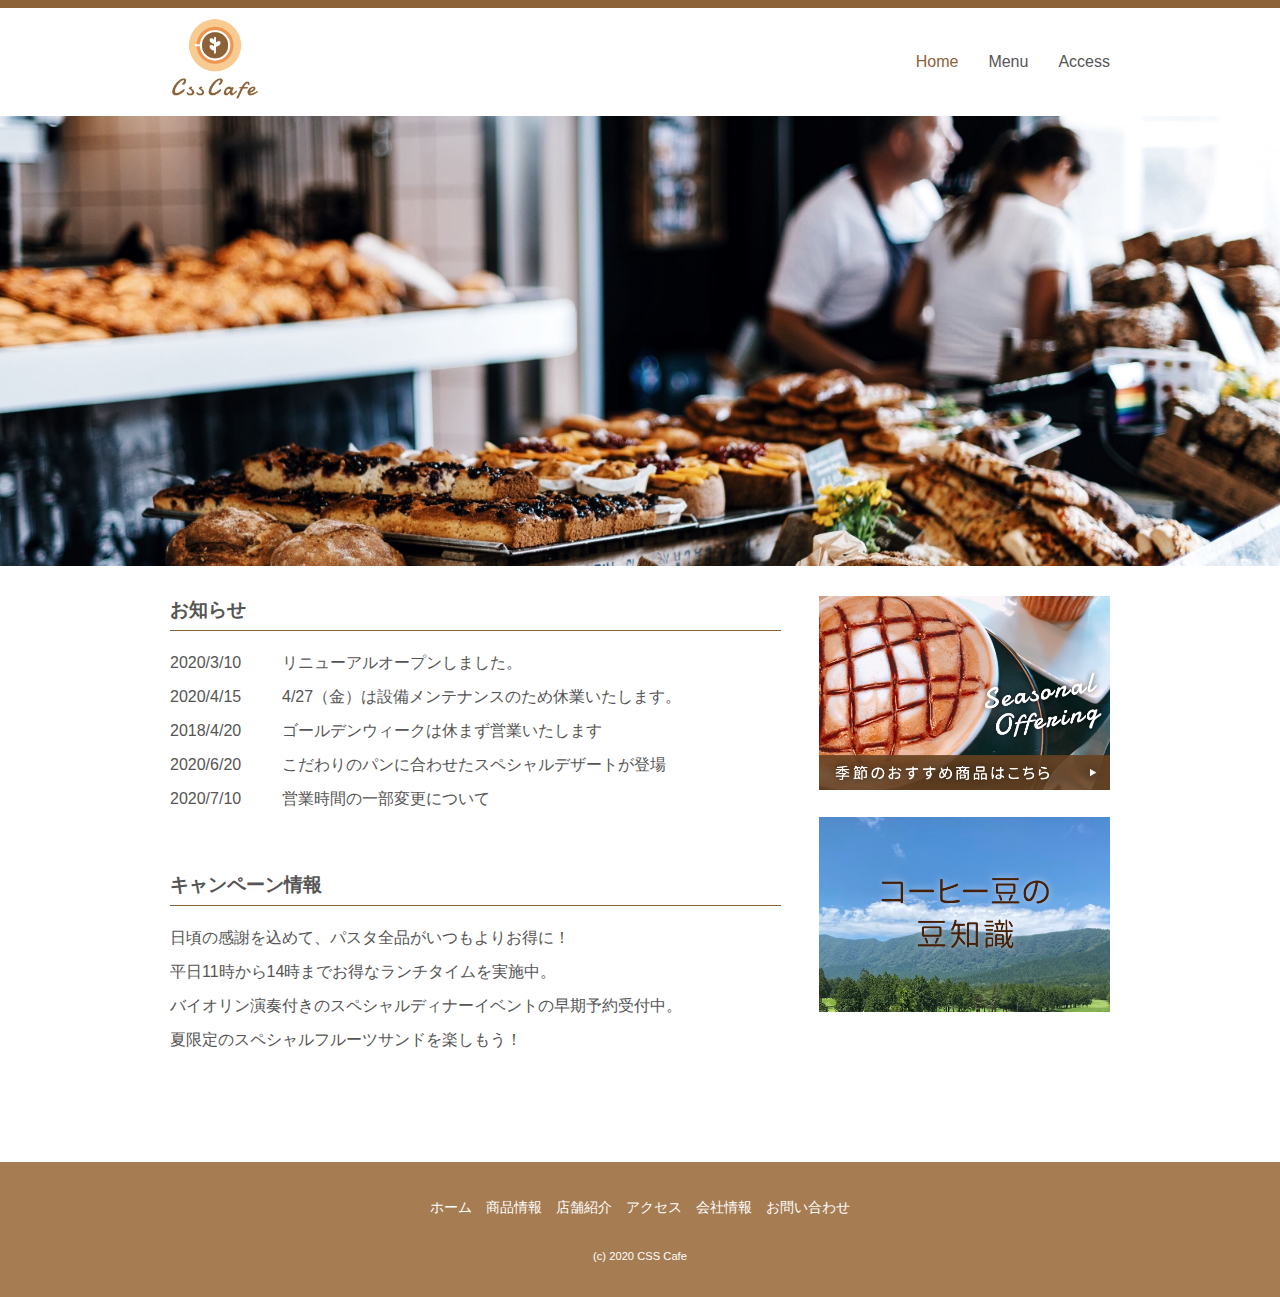
<file: coding/index.html>
<!DOCTYPE html>
<html lang="ja">
<head>
  <meta charset="UTF-8">
  <meta http-equiv="X-UA-Compatible" content="IE=edge">
  <meta name="viewport" content="width=device-width, initial-scale=1.0">
  <meta name="description" content="CSS Cafeの公式ウェブサイトです。商品情報、店舗紹介、アクセス、会社情報など">
  <title>CSS Cafe</title>
  <link rel="stylesheet" href="css/html5reset-1.6.1.css">
  <link rel="stylesheet" href="css/base.css">
</head>

<body id="home">
  <!-- header begin -->
  <header id="top">
    <div class="header_content wrapper">
      <!-- srcに挿入されている画像はダミー画像 -->
      <h1><img class="header_logo" src="images/logo.png" alt="CSS Cafe"></h1>
      <nav>
        <ul>
          <li class="current"><a href="index.html">Home</a></li>
          <li><a href="#">Menu</a></li>
          <li><a href="#">Access</a></li>
         </ul>
      </nav>
   </div>
   <div id="main_image">
   </div>
  </header>
  <!-- header end -->

  <!-- contents begin -->
  <div class="contents wrapper">
    <!-- main begin -->
    <main id="main_content">
      <section id="info">
        <h2>お知らせ</h2>
        <dl>
          <dt>2020/3/10</dt>
          <dd>リニューアルオープンしました。</dd>
          <dt>2020/4/15</dt>
          <dd>4/27（金）は設備メンテナンスのため休業いたします。</dd>
          <dt>2018/4/20</dt>
          <dd>ゴールデンウィークは休まず営業いたします</dd>
          <dt>2020/6/20</dt>
          <dd>こだわりのパンに合わせたスペシャルデザートが登場</dd>
          <dt>2020/7/10</dt>
          <dd>営業時間の一部変更について</dd>
        </dl>
      </section>

      <section id="campaign">
        <h2>キャンペーン情報</h2>
        <ul>
          <li>日頃の感謝を込めて、パスタ全品がいつもよりお得に！</li>
          <li>平日11時から14時までお得なランチタイムを実施中。</li>
          <li>バイオリン演奏付きのスペシャルディナーイベントの早期予約受付中。</li>
          <li>夏限定のスペシャルフルーツサンドを楽しもう！</li>
        </ul>
      </section>

    </main>
    <!-- main end -->
    <!-- sidebar begin -->
    <aside id="sidebar">
      <ul>
        <li>
          <a href="#">
            <img src="images/banner01.png" alt="季節のおすすめ商品はこちら">
          </a>
        </li>
        <li>
          <a href="#">
            <img src="images/banner02.png" alt="コーヒー豆の豆知識">
          </a>
        </li>
      </ul>
    </aside>
    <!-- sidebar end -->
  </div>
  <!-- contents end -->

  <!-- footer begin -->
  <footer>
    <ul>
      <li>
        <a href="index.html">ホーム</a>
      </li>
      <li>
        <a href="#">商品情報</a>
      </li>
      <li>
        <a href="#">店舗紹介</a>
      </li>
      <li>
        <a href="#">アクセス</a>
      </li>
      <li>
        <a href="#">会社情報</a>
      </li>
      <li>
        <a href="#">お問い合わせ</a>
      </li>
    </ul>
    <!-- 著作権マークどちらか　(c) &copy; -->
    <small>(c) 2020 CSS Cafe</small>
  </footer>
  <!-- footer end -->

</body>
</html>
</file>
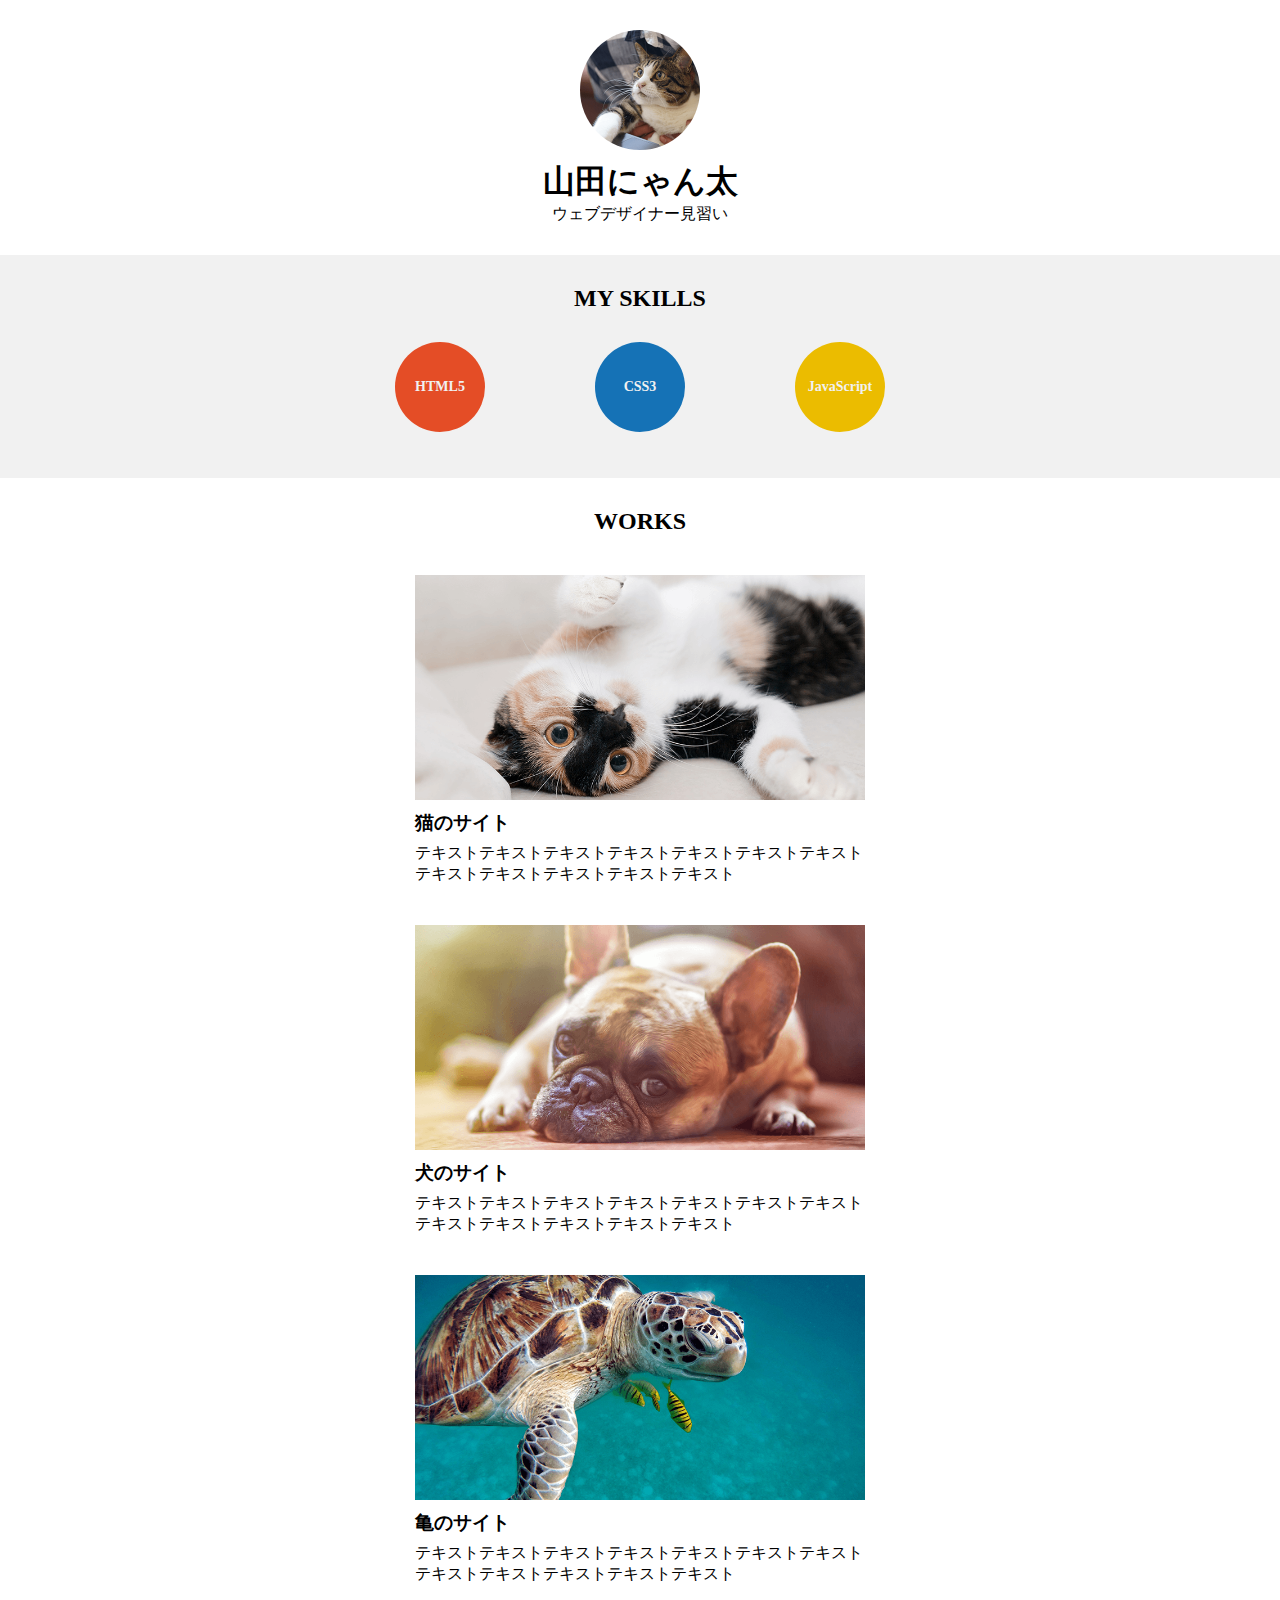
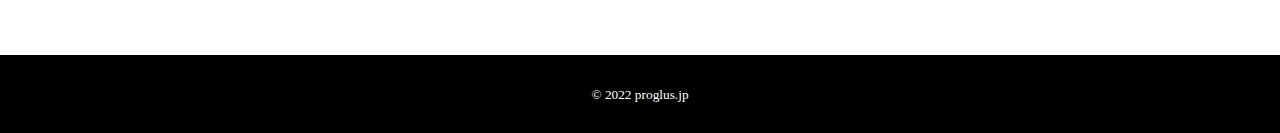
<file: training/index.html>
<!DOCTYPE html>
<html lang="en">
<head>
  <meta charset="UTF-8">
  <meta http-equiv="X-UA-Compatible" content="IE=edge">
  <meta name="viewport" content="width=device-width, initial-scale=1.0">
  <title>山田にゃん太のポートフォリオ</title>
  <meta name="description" content="山田にゃん太のポートフォリオ">
  <!-- ファビコン -->
  <link rel="icon" href="images/favicon.ico">
  <link rel="stylesheet" href="css/style.css">
</head>
<body>
  <header class="wrapper">
    <img class="photo" src="images/photo.png" alt="写真アイコン">
    <h1>山田にゃん太</h1>
    <p>ウェブデザイナー見習い</p>
  </header>

  <main>
    <section class="myskills">
      <div class="wrapper">
        <h2>MY SKILLS</h2>
        <ul>
          <li class="skill_html">HTML5</li>
          <li class="skill_css">CSS3</li>
          <li class="skill_javascipt">JavaScript</li>
        </ul>
      </div>
    </section>

    <section class="wrapper">
      <h2>WORKS</h2>
      <div class="works_box">
        <img class="works_image" src="images/cat.png" alt="猫のサイト">
        <h3>猫のサイト</h3>
        <p>テキストテキストテキストテキストテキストテキストテキストテキストテキストテキストテキストテキスト</p>
      </div>
      <div class="works_box">
        <img class="works_image" src="images/dog.png" alt="犬のサイト">
        <h3>犬のサイト</h3>
        <p>テキストテキストテキストテキストテキストテキストテキストテキストテキストテキストテキストテキスト</p>
      </div>
      <div class="works_box">
        <img class="works_image" src="images/turtle.png" alt="亀のサイト">
        <h3>亀のサイト</h3>
        <p>テキストテキストテキストテキストテキストテキストテキストテキストテキストテキストテキストテキスト</p>
      </div>
    </section>
  </main>
   
  <footer>
    <div class="wrapper">
      <p><small>&copy; 2022 proglus.jp</small></p>
    </div>
  </footer>
</body>
</html>
</file>
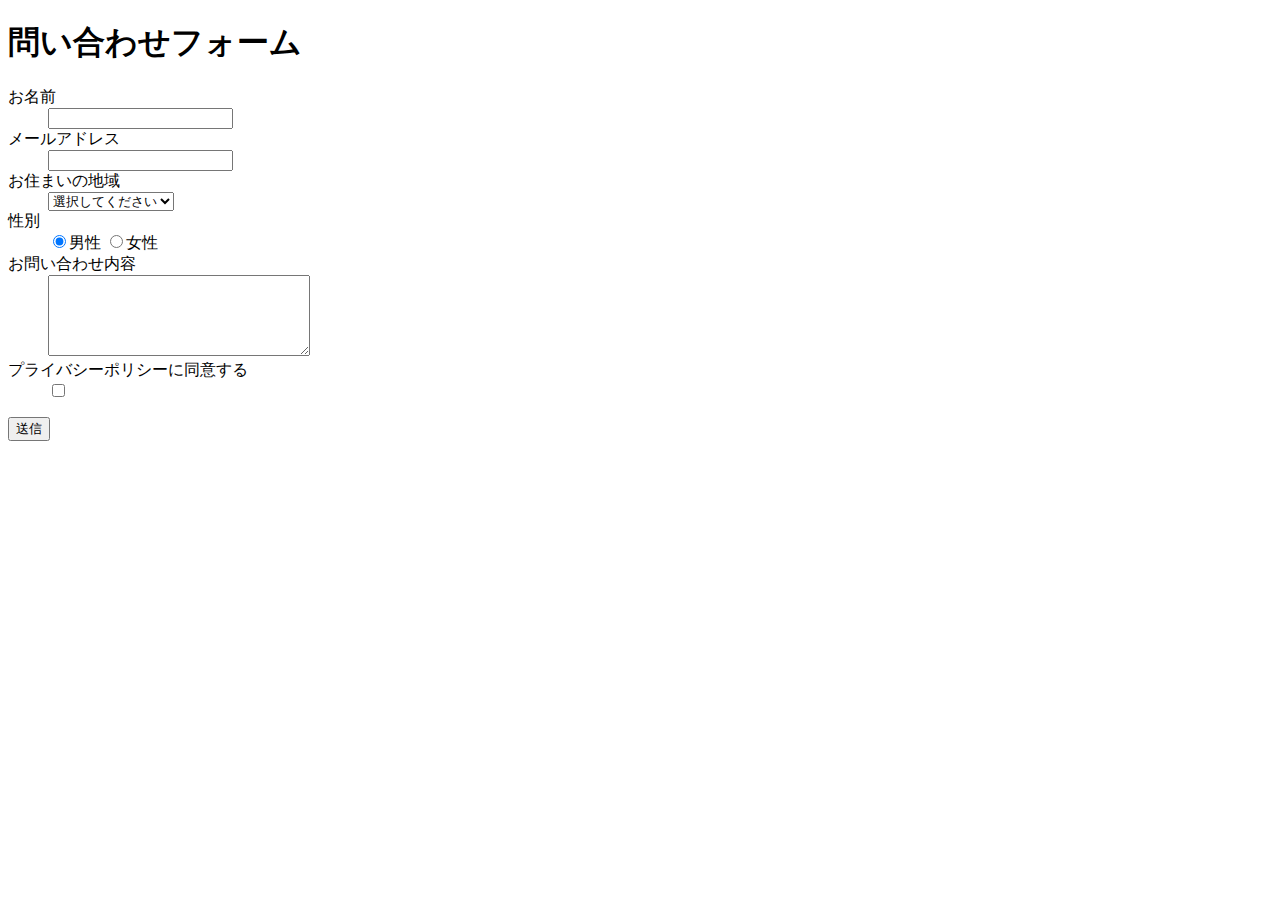
<file: HTML/contact-form-prictice.html>
<!DOCTYPE html>
<html lang="en">

<head>
  <meta charset="UTF-8">
  <meta http-equiv="X-UA-Compatible" content="IE=edge">
  <meta name="viewport" content="width=device-width, initial-scale=1.0">
  <title>お問い合わせフォーム</title>
</head>

<body>
  <h1>問い合わせフォーム</h1>
  <form action="#" method="post">
    <!-- コメット省略記法 -->
    <dl>
      <dt><label for="username">お名前</label></dt>
      <!-- 以下バリデーション
      required ... 空白は受け付けない
      maxlength ... 文字数制限 -->
      <dd><input id="username" type="text" name="username" required maxlength="5"></dd>

      <dt><label for="email">メールアドレス</label></dt>
      <dd><input id="email" type="text" name="email"></dd>

      <dt><label for="area">お住まいの地域</label></dt>
      <dd>
        <select id="area" name="area">
          <!-- option 要素内に１つselected属性をもてる -->
          <option value="" selected>選択してください</option>
          <option value="hokkaido">北海道</option>
          <option value="tohoku">東北</option>
          <option value="kanto">関東</option>
          <option value="chubu">中部</option>
          <option value="kinki">近畿</option>
          <option value="shikoku">四国</option>
          <option value="kyushu">九州</option>
          <option value="okinawa">沖縄</option>
        </select>
      </dd>

      <dt>性別</dt>
      <dd>
        <!-- name属性は同じにすること  checked初期に選択してある状態にする-->
        <label><input type="radio" name="gender" value="male" checked>男性</label>
        <label><input type="radio" name="gender" value="female">女性</label>
      </dd>

      <dt><label for="contents">お問い合わせ内容</label></dt>
      <dd><textarea id="contents" name="contents" cols="30" rows="5"></textarea></dd>

      <dt><label for="privacy">プライバシーポリシーに同意する</label></dt>
      <dd><input id="privacy" type="checkbox" name="privacy" value="1"></dd>

    </dl>
    <input type="submit" name="submit" value="送信">

  </form>
</body>

</html>
</file>
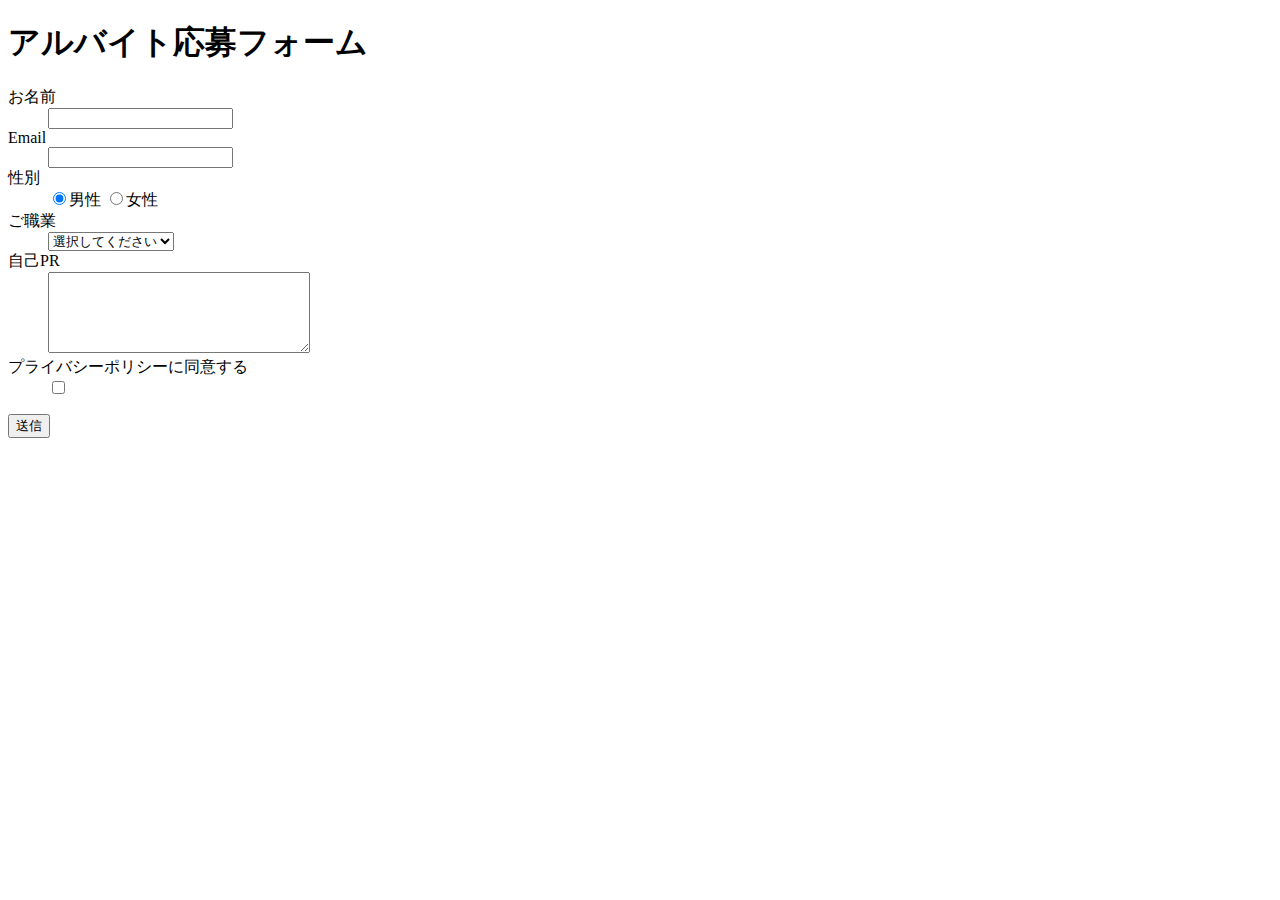
<file: HTML/contact-form.html>
<!DOCTYPE html>
<html lang="en">
<head>
  <meta charset="UTF-8">
  <meta http-equiv="X-UA-Compatible" content="IE=edge">
  <meta name="viewport" content="width=device-width, initial-scale=1.0">
  <title>応募フォーム演習</title>
</head>
<body>
  <h1>アルバイト応募フォーム</h1>
  <form action="#" method="post">
    <dl>
    <dt><label for="username">お名前</label></dt>
    <dd ><input type="text" id="username" name="username" required></dd>

    <dt><label for="email">Email</label></dt>
    <dd><input type="text" id="email" name="email" required></dd>

    <dt>性別</dt>
    <dd>
      <label><input type="radio" name="gender" value="male" checked>男性</label>
      <label><input type="radio" name="gender" value="female">女性</label>
    </dd>

    <dt><label for="job">ご職業</label></dt>
    <dd><select name="job" id="job">
    <option value="" selected>選択してください</option>
    <option value="student">学生</option>
    <option value="society">社会人</option>
    <option value="others">その他</option>
    </select>
    </dd>

    <dt><label for="introduction">自己PR</label></dt>
    <dd><textarea id="introduction" name="introduction" cols="30" rows="5"></textarea></dd>

    <dt><label for="privacy">プライバシーポリシーに同意する</label></dt>
    <dd><input type="checkbox" id="privacy" name="privacy"></dd>
    
  </dl>
  <input type="submit" name="submit" value="送信">
  </form>
  
</body>
</html>
</file>
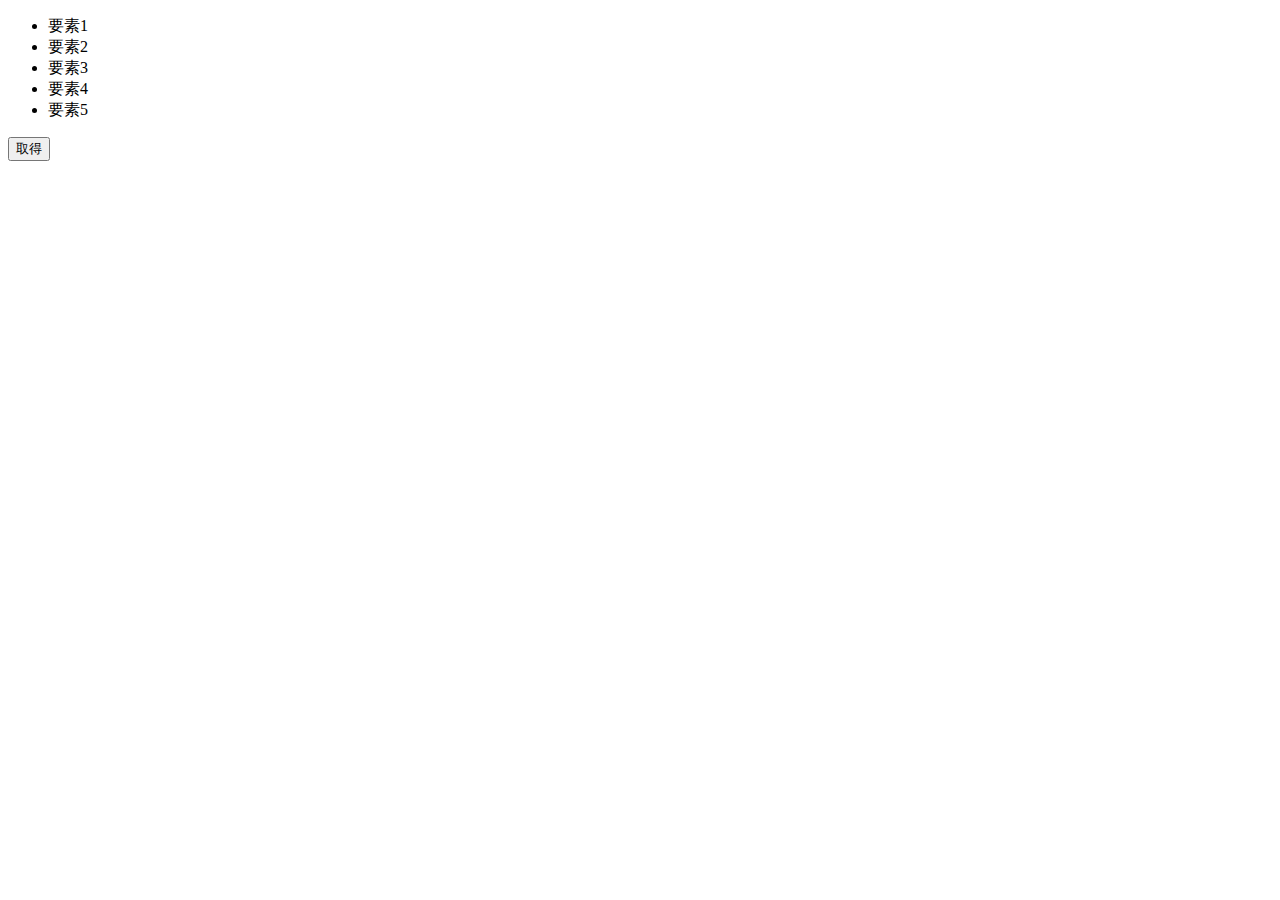
<file: js_dom/elements_class.html>
<!DOCTYPE html>
<html lang="ja">
  <head>
    <meta charset="utf-8">
    <title>class属性をキーに要素を取得</title>
  </head>
  <body>
    <ul>
      <li class="foo">要素1</li>
      <li class="bar">要素2</li>
      <li class="foo">要素3</li>
      <li>要素4</li>
      <li class="bar">要素5</li>
    </ul>
    <input type="button" value="取得" onclick="showElements()">
    <script src="js/elements_class.js"></script>
  </body>
</html>
</file>
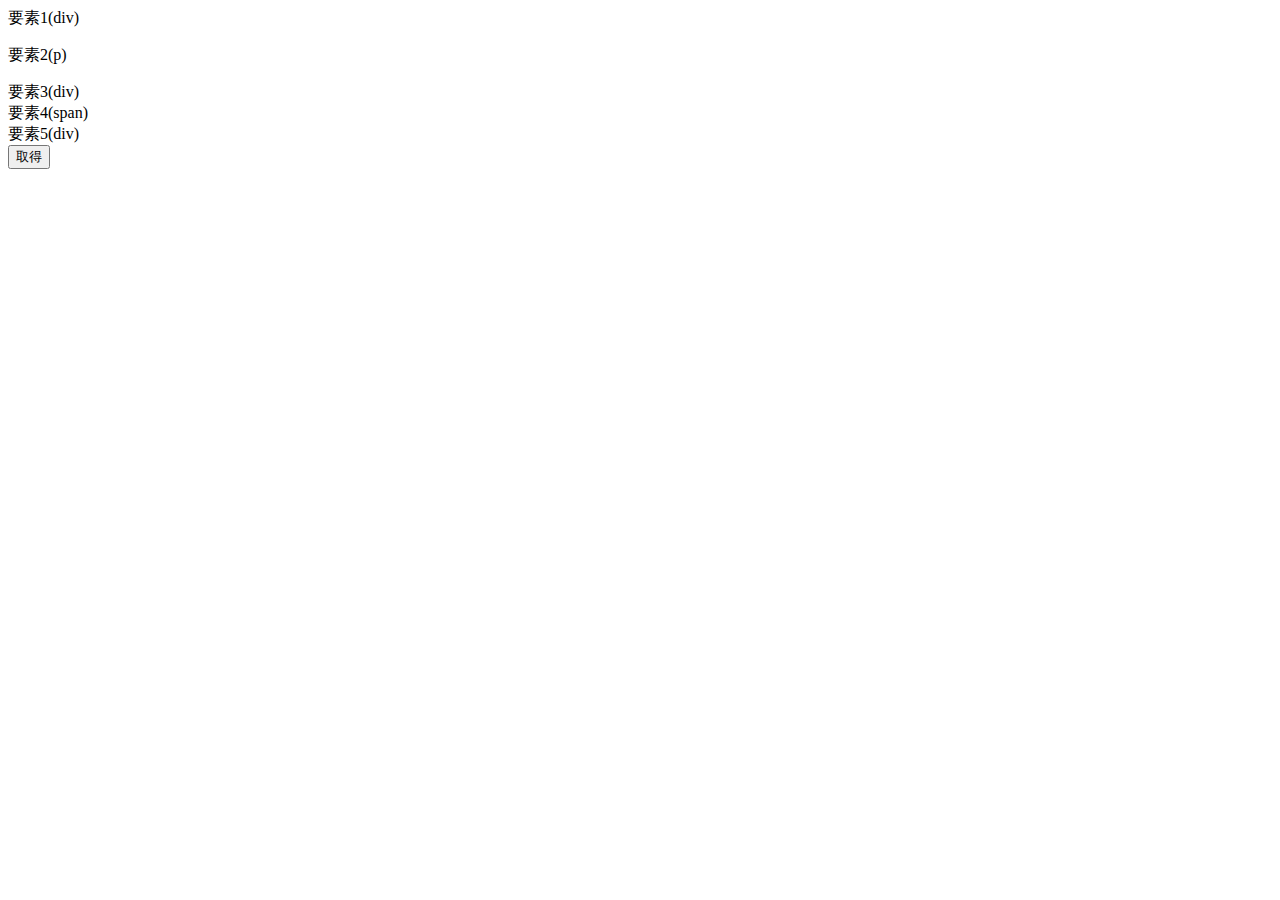
<file: js_dom/elements_tag_name.html>
<!DOCTYPE html>
<html lang="ja">
  <head>
    <meta charset="utf-8">
    <title>タグ名をキーに要素を取得</title>
  </head>
  <body>
    <div>要素1(div)</div>
    <p>要素2(p)</p>
    <div>要素3(div)</div>
    <span>要素4(span)</span>
    <div>要素5(div)</div>

    <input type="button" value="取得" onclick="showElements()">
    <script src="js/elements_tag_name.js"></script>
  </body>
</html>
</file>
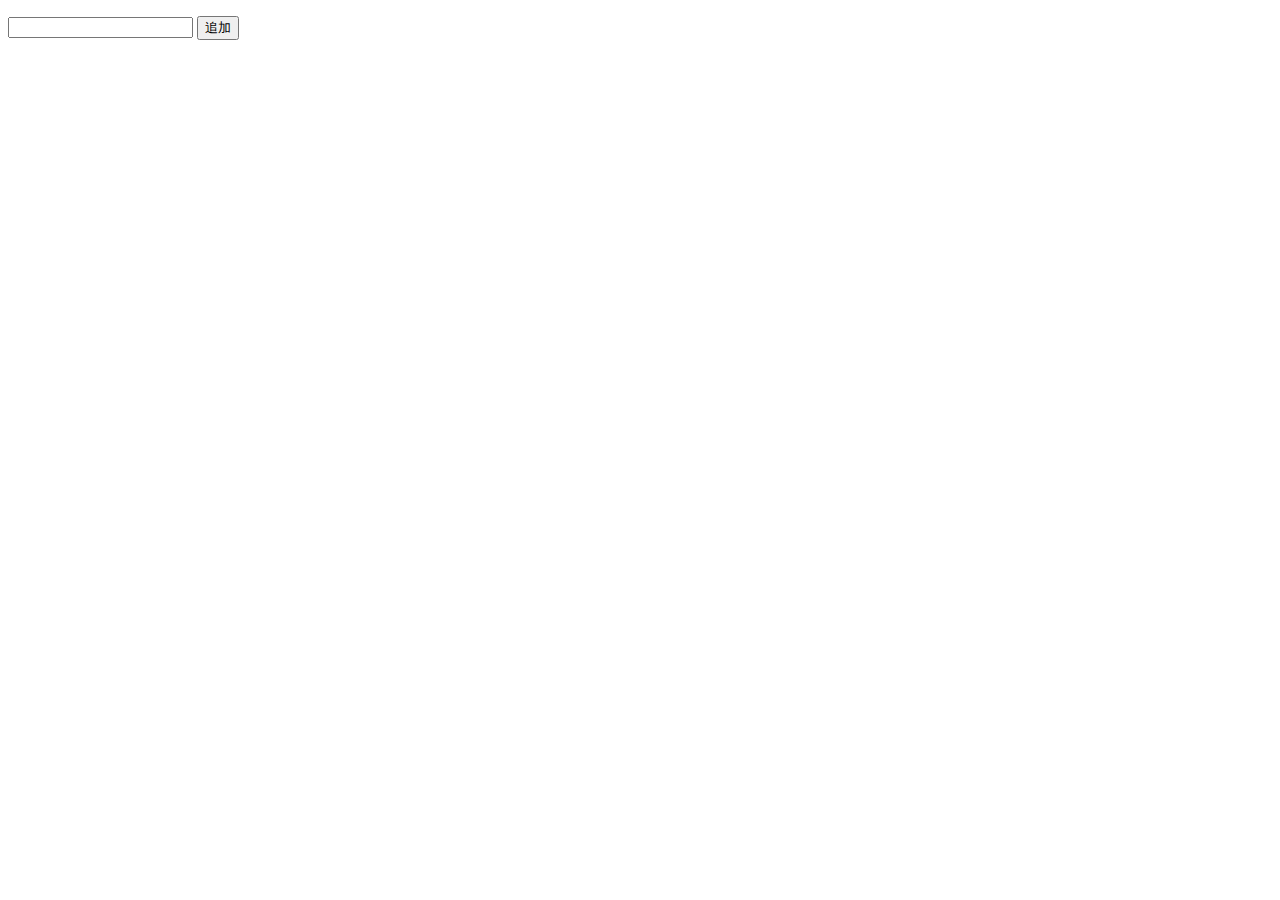
<file: js_dom/exercise.html>
<!DOCTYPE html>
<html lang="ja">
  <head>
    <meta charset="utf-8">
    <title>ノードを追加</title>
  </head>
  <body>
    <ul id="lists">
    </ul>
    <input id="textBox" type="text">
    <input type="button" value="追加" onclick="append()">
    <script src="js/exercise.js"></script>
  </body>
</html>
</file>
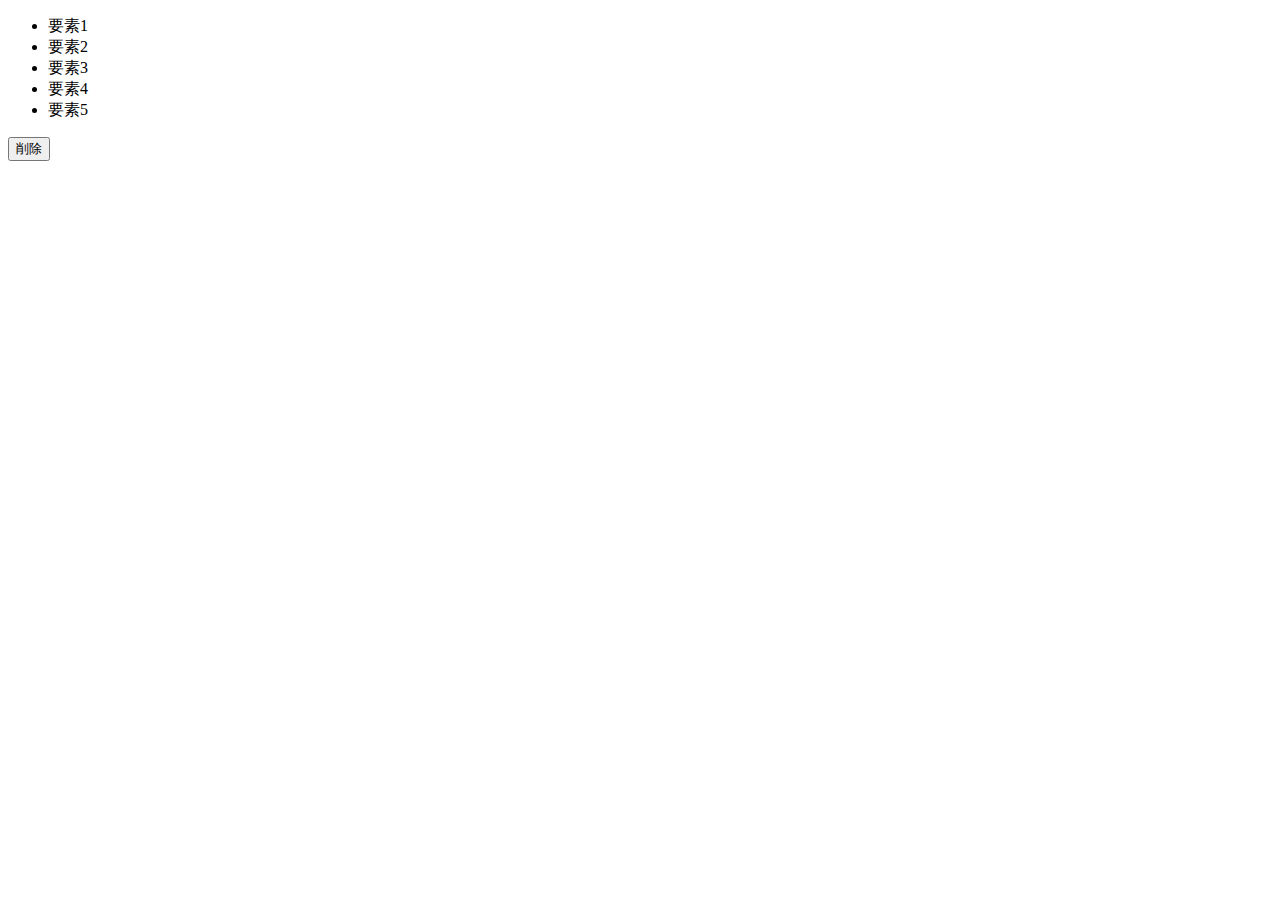
<file: js_dom/remove_child.html>
<!DOCTYPE html>
<html lang="ja">
  <head>
    <meta charset="utf-8">
    <title>ノードの削除</title>
  </head>
  <body>
    <ul id="lists">
      <li>要素1</li>
      <li>要素2</li>
      <li>要素3</li>
      <li>要素4</li>
      <li>要素5</li>
    </ul>
    <input type="button" value="削除" onclick="remove()">
    <script src="js/remove_child.js"></script>
  </body>
</html>
</file>
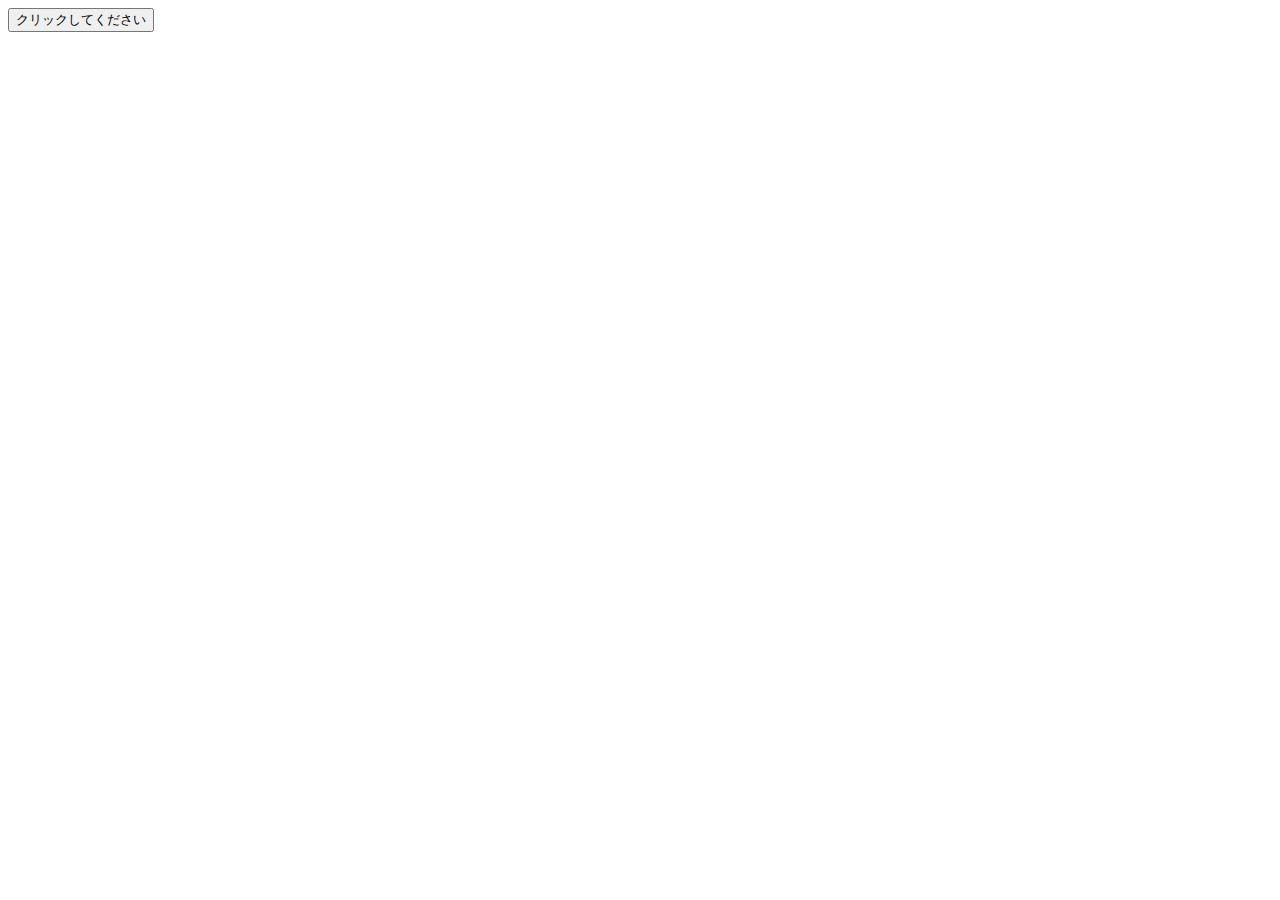
<file: js_event/add_event.html>
<!DOCTYPE html>
<html lang="ja">
  <head>
    <meta charset="utf-8">
    <title>addevent</title>
  </head>
  <body>
    <input id="button" type="button" value="クリックしてください">
    <script src="js/add_event.js"></script>
  </body>
</html>
</file>
<file: coding/css/base.css>
@charset "utf-8";

/* common */
html {
  font-size: 100%;
}

body {
  font-family: "Hiragino Kaku Gothic proN", "メイリオ", sans-serif;
  color: #555;
  line-height: 1.5;
}

img {
  width: 100%;
}

.wrapper {
  max-width: 940px;
  margin: 0 auto;
  padding: 0 10px;
}

/* header */
header {
  border-top: 8px solid #8c6239;
}

.header_logo {
  width: 90px;
}

.header_content {
  display: flex;
  align-items: center;
  justify-content: space-between;
  margin: 10px auto;
}

header nav ul {
  display: flex;
}

header nav ul li {
  margin-left: 30px;
}

header nav ul li a {
  text-decoration: none;
  color: #555;
}

header nav ul li a:hover,
header nav ul li a:active,
header nav ul li.current a {
  color: #8c6239;
}

#main_image {
  width: 100%;
  /* viewport heightの略で画面の表示領域の高さを指定 */
  height: 50vh;
  background-image: url(../images/cafe.jpg);
  background-repeat: no-repeat;
  background-position: center;
  background-size: cover;
}

/* contents */
.contents {
  display: flex;
  justify-content: space-between;
  margin-top: 30px;
}

#main_content {
  width: 65%;
}

#sidebar {
  width: 31%;
}

#home h2 {
  margin-bottom: 20px;
  padding-bottom: 5px;
  border-bottom: 1px solid #8c6239;
  font-size: 1.2rem;
}

#info dl {
  display: flex;
  flex-wrap: wrap;
  margin-bottom: 50px;
}

#info dt {
  width: 7em;
}

#info dd {
  width: calc(100% - 7em);
}

#info dt,
#info dd {
  margin-bottom: 10px;
}

#campaign ul li {
  margin-bottom: 10px;
  list-style-type: none;
}

#sidebar ul li {
  margin-bottom: 20px;
  list-style-type: none;
}

/* footer */
footer {
  margin-top: 100px;
  padding: 30px;
  text-align: center;
  color: #fff;
  background-color: #a67c52;
}

footer ul {
  margin-bottom: 20px;
  font-size: 0.9rem;
}

footer ul li {
  display: inline-block;
  margin: 5px;
}

footer ul li a {
  color: #fff;
}

footer ul li a:link {
  text-decoration: none;
}

footer ul li a:hover,
footer ul li a:active {
  opacity: .7;
}

small {
  font-size: 0.7rem;
}

/* responsive */
@media(max-width: 600px) {
  html {
    font-size: 87.5%;
  }

  .header_logo {
    width: 60px;
  }

  .contents {
    flex-direction: column;
    margin-top: 10px;
  }

  #main_content,
  #sidebar {
    width: 100%;
  }

}
</file>
<file: training/css/style.css>
@charset "UTF-8";

/* common */
body {
 margin: 0;
}

img {
  vertical-align: bottom;
}

h1, h2, h3, p {
  margin: 0;
}

.wrapper {
  max-width: 600px;
  margin: 0 auto;
  padding: 30px 4%;
}

/* header */
header {
  text-align: center;
}

.photo {
  width: 120px;
  height: 120px;
  /* 下記、角丸にしてくれる */
  border-radius: 50%;
  margin-bottom: 10px;
}

/* main */
h2 {
  text-align: center;
}

.myskills {
  background-color: #f1f1f1;
}

.myskills ul {
  margin-top: 30px;
  list-style: none;
  padding: 0;
  display: flex;
  /* 下記、余白を持って等間隔に配置される */
  justify-content: space-around;
}

.skill_html {
  background-color: #e44d26;
}

.skill_css {
  background-color: #1572b6;
}

.skill_javascipt {
  background-color: #ebbc00;
}

.myskills ul li {
  width: 90px;
  height: 90px;
  border-radius: 50%;
  display: flex;
  justify-content: center;
  align-items: center;
  color: #f1f1f1;
  font-size: 14px;
  font-weight: bold;
}

.works_box {
  max-width: 450px;
  margin: 40px auto;
}

.works_image {
  width: 100%;
  height: auto;
}

.works_box h3 {
  margin-top: 10px;
}

.works_box p {
  margin-top: 7px;
}

/* footer */
 footer {
   background-color: #000000;
   color: #fff;
   text-align: center;
 }
</file>
